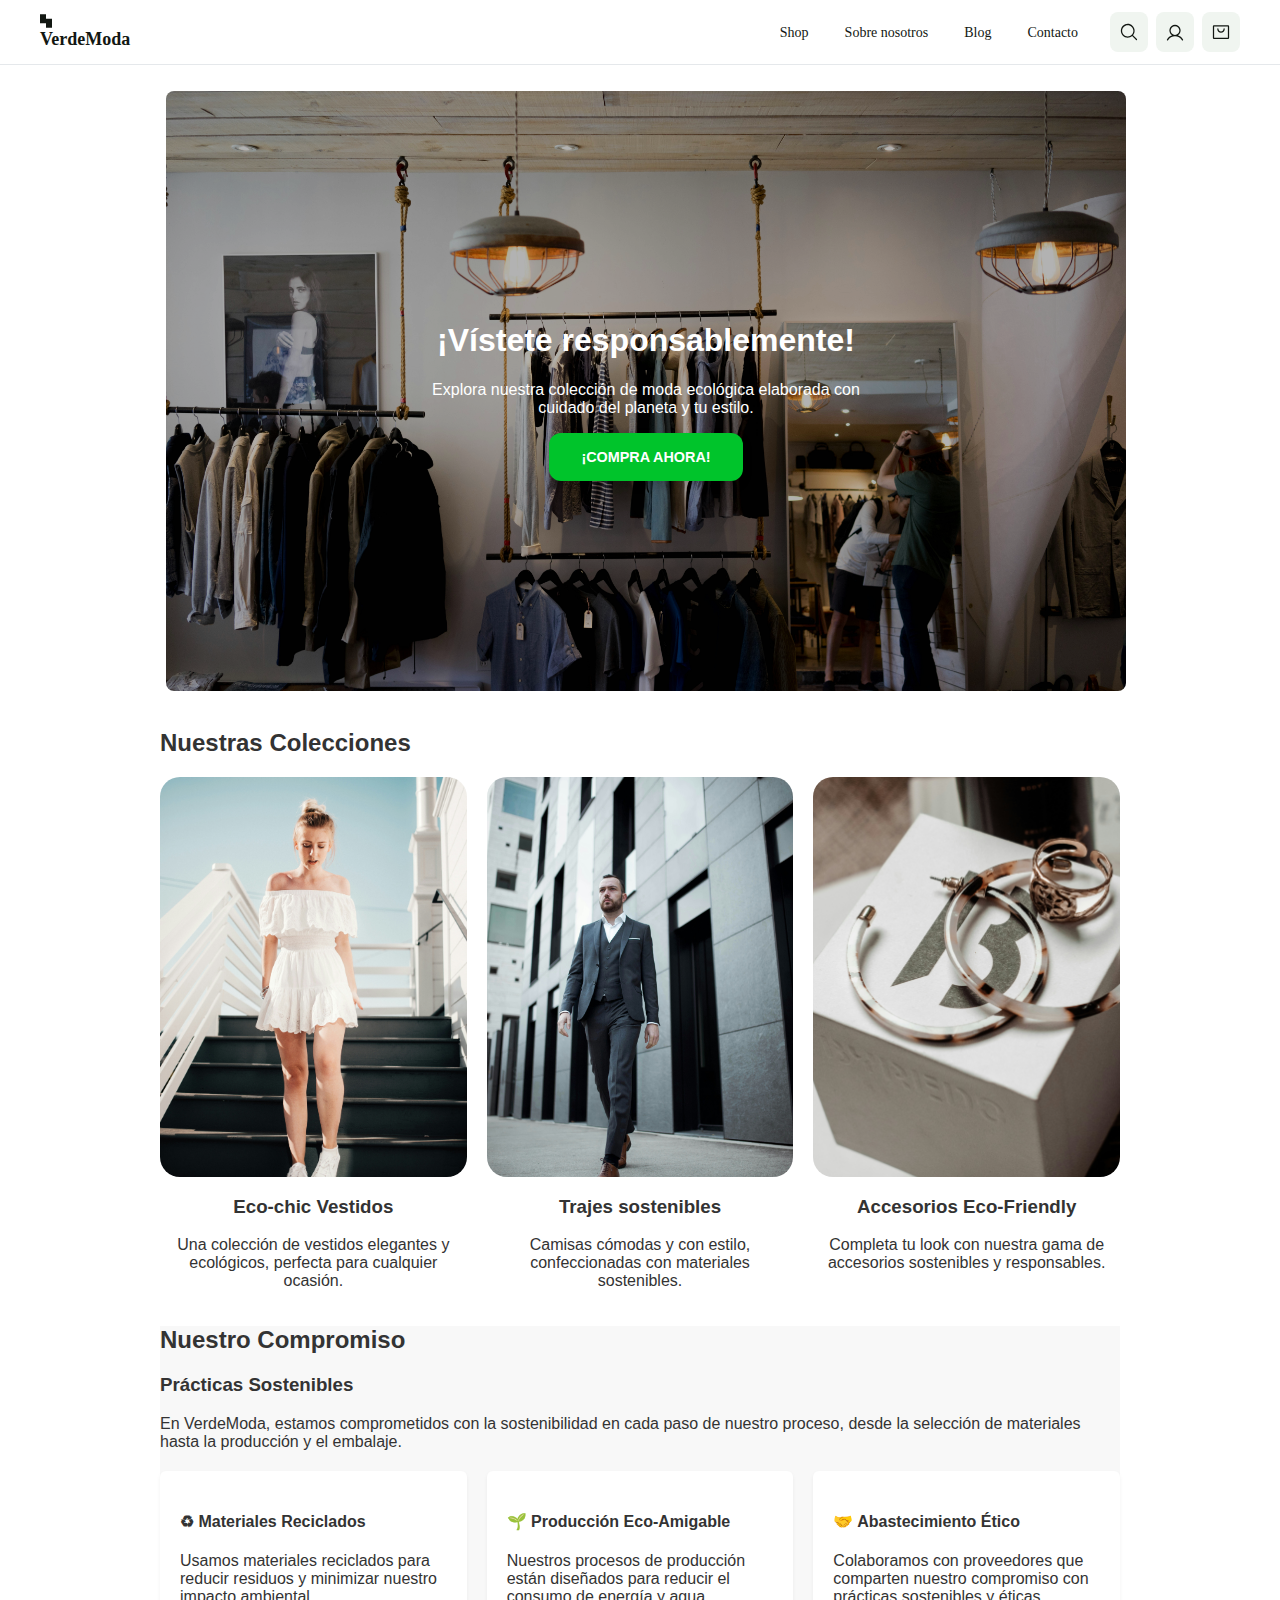
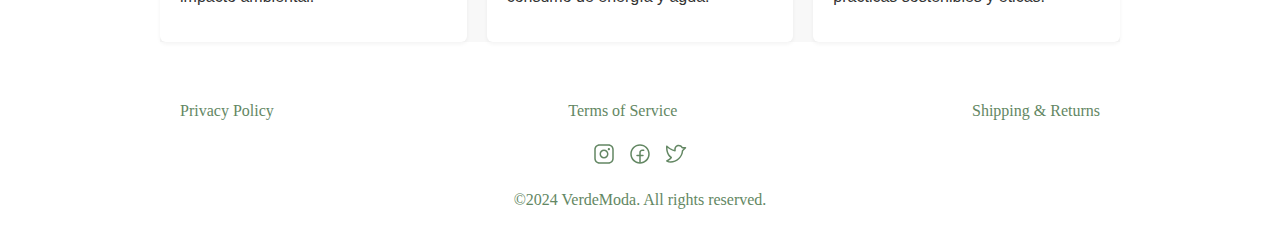
<file: index.html>
<!DOCTYPE html>
<html lang="es">
  <head>
    <meta charset="UTF-8" />
    <title>VerdeModa</title>
    <meta name="viewport" content="width=device-width, initial-scale=1" />
    <link rel="stylesheet" href="styles/style.css" />
  </head>
  <body>
    <header>
      <div class="header-brand">
        <img src="./img/Logo.svg" alt="VerdeModa Logo" />
        <strong><a class="logo-text" href="index.html" aria-current="page">VerdeModa</a></strong>
      </div>
      <nav class="header-nav">
        <div class="pages-container">
          <a href="tienda.html">Shop</a>
          <a href="sobre-nosotros.html">Sobre nosotros</a>
          <a href="blog.html">Blog</a>
          <a href="contacto.html">Contacto</a>
        </div>
        <div class="icons-container">
          <a href="#" class="icon" aria-label="Buscar">
            <img src="./img/search.svg" alt="Buscar" />
          </a>
          <a href="#" class="icon" aria-label="Cuenta de usuario">
            <img src="./img/user.svg" alt="Usuario" />
          </a>
          <a href="#" class="icon" aria-label="Carrito de compras">
            <img src="./img/shopping-cart.svg" alt="Carrito" />
          </a>
        </div>
      </nav>
    </header>
    <main>
      <section class="hero">
        <img src="img/Herosection.jpg" alt="Moda sostenible y ecológica" />
        <div class="hero-text">
          <h1>¡Vístete responsablemente!</h1>
          <p>
            Explora nuestra colección de moda ecológica elaborada con cuidado
            del planeta y tu estilo.
          </p>
          <a href="tienda.html" class="btn">¡COMPRA AHORA!</a>
        </div>
      </section>
      <section class="collections-section">
        <h2>Nuestras Colecciones</h2>
        <div class="collections-grid">
          <article class="collection-item">
            <a href="coleccion-eco-chic.html">
              <img src="img/Coleccion1.jpg" alt="Colección Eco-Chic" />
            </a>
            <h3>Eco-chic Vestidos</h3>
            <p>
              Una colección de vestidos elegantes y ecológicos, perfecta para
              cualquier ocasión.
            </p>
          </article>
          <article class="collection-item">
            <a href="coleccion-estilo-sostenible.html">
              <img src="img/Coleccion2.jpg" alt="Colección Estilo Sostenible" />
            </a>
            <h3>Trajes sostenibles</h3>
            <p>
              Camisas cómodas y con estilo, confeccionadas con materiales
              sostenibles.
            </p>
          </article>
          <article class="collection-item">
            <a href="coleccion-accesorios.html">
              <img src="img/Coleccion3.jpg" alt="Accesorios Ecológicos" />
            </a>
            <h3>Accesorios Eco-Friendly</h3>
            <p>
              Completa tu look con nuestra gama de accesorios sostenibles y
              responsables.
            </p>
          </article>
        </div>
      </section>
      <section class="commitment-section" id="sustainability">
        <h2>Nuestro Compromiso</h2>
        <h3>Prácticas Sostenibles</h3>
        <p>
          En VerdeModa, estamos comprometidos con la sostenibilidad en cada paso
          de nuestro proceso, desde la selección de materiales hasta la
          producción y el embalaje.
        </p>
        <div class="practices-grid">
          <article class="practice-box">
            <h4>♻ Materiales Reciclados</h4>
            <p>
              Usamos materiales reciclados para reducir residuos y minimizar
              nuestro impacto ambiental.
            </p>
          </article>
          <article class="practice-box">
            <h4>🌱 Producción Eco-Amigable</h4>
            <p>
              Nuestros procesos de producción están diseñados para reducir el
              consumo de energía y agua.
            </p>
          </article>
          <article class="practice-box">
            <h4>🤝 Abastecimiento Ético</h4>
            <p>
              Colaboramos con proveedores que comparten nuestro compromiso con
              prácticas sostenibles y éticas.
            </p>
          </article>
        </div>
      </section>
    </main>
    <footer>
      <div class="footer-container">
        <nav class="footer-nav">
          <a href="#privacy">Privacy Policy</a>
          <a href="#terms">Terms of Service</a>
          <a href="#returns">Shipping & Returns</a>
        </nav>
        <div class="social-container">
          <a href="#" aria-label="Instagram">
            <img src="./img/instagram.svg" alt="Instagram" />
          </a>
          <a href="#" aria-label="Facebook">
            <img src="./img/facebook.svg" alt="Facebook" />
          </a>
          <a href="#" aria-label="Twitter">
            <img src="./img/twitter.svg" alt="Twitter" />
          </a>
        </div>
        <div class="rights-container">
          <small>©2024 VerdeModa. All rights reserved.</small>
        </div>
      </div>
    </footer>
  </body>
</html>
</file>
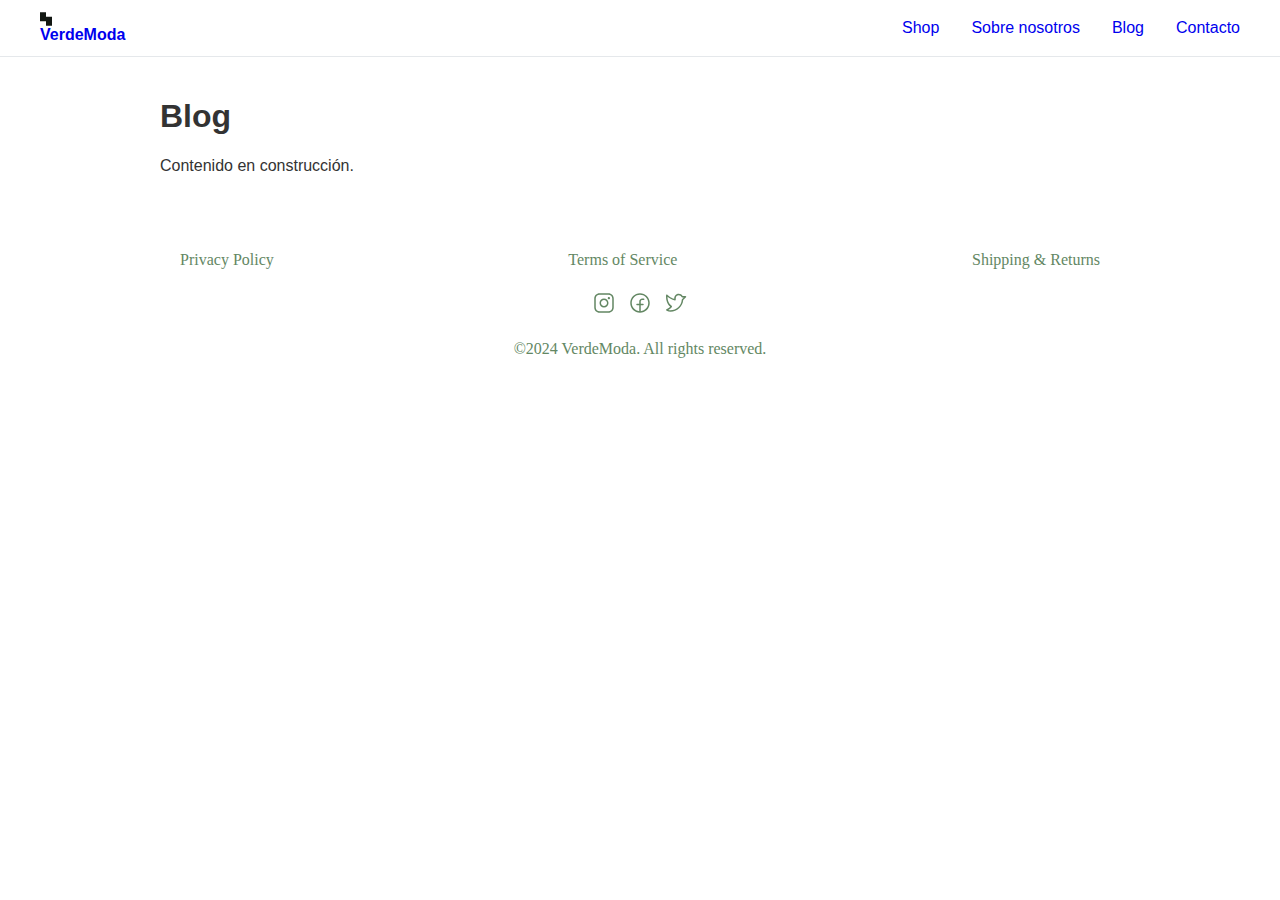
<file: blog.html>
<!DOCTYPE html>
<html lang="es">
  <head>
    <meta charset="UTF-8" />
    <title>Blog - VerdeModa</title>
    <meta name="viewport" content="width=device-width, initial-scale=1" />
    <link rel="stylesheet" href="styles/style.css" />
  </head>
  <body>
    <header>
      <div class="header-brand">
        <img src="./img/Logo.svg" alt="VerdeModa Logo" />
        <strong><a href="index.html">VerdeModa</a></strong>
      </div>
      <nav class="header-nav">
        <a href="tienda.html">Shop</a>
        <a href="sobre-nosotros.html">Sobre nosotros</a>
        <a href="blog.html" aria-current="page">Blog</a>
        <a href="contacto.html">Contacto</a>
      </nav>
    </header>
    <main>
      <section class="blog-section">
        <h1>Blog</h1>
        <p>Contenido en construcción.</p>
      </section>
    </main>
    <footer>
      <div class="footer-container">
        <nav class="footer-nav">
          <a href="#privacy">Privacy Policy</a>
          <a href="#terms">Terms of Service</a>
          <a href="#returns">Shipping & Returns</a>
        </nav>
        <div class="social-container">
          <a href="#" aria-label="Instagram">
            <img src="./img/instagram.svg" alt="Instagram" />
          </a>
          <a href="#" aria-label="Facebook">
            <img src="./img/facebook.svg" alt="Facebook" />
          </a>
          <a href="#" aria-label="Twitter">
            <img src="./img/twitter.svg" alt="Twitter" />
          </a>
        </div>
        <div class="rights-container">
          <small>©2024 VerdeModa. All rights reserved.</small>
        </div>
      </div>
    </footer>
  </body>
</html>
</file>
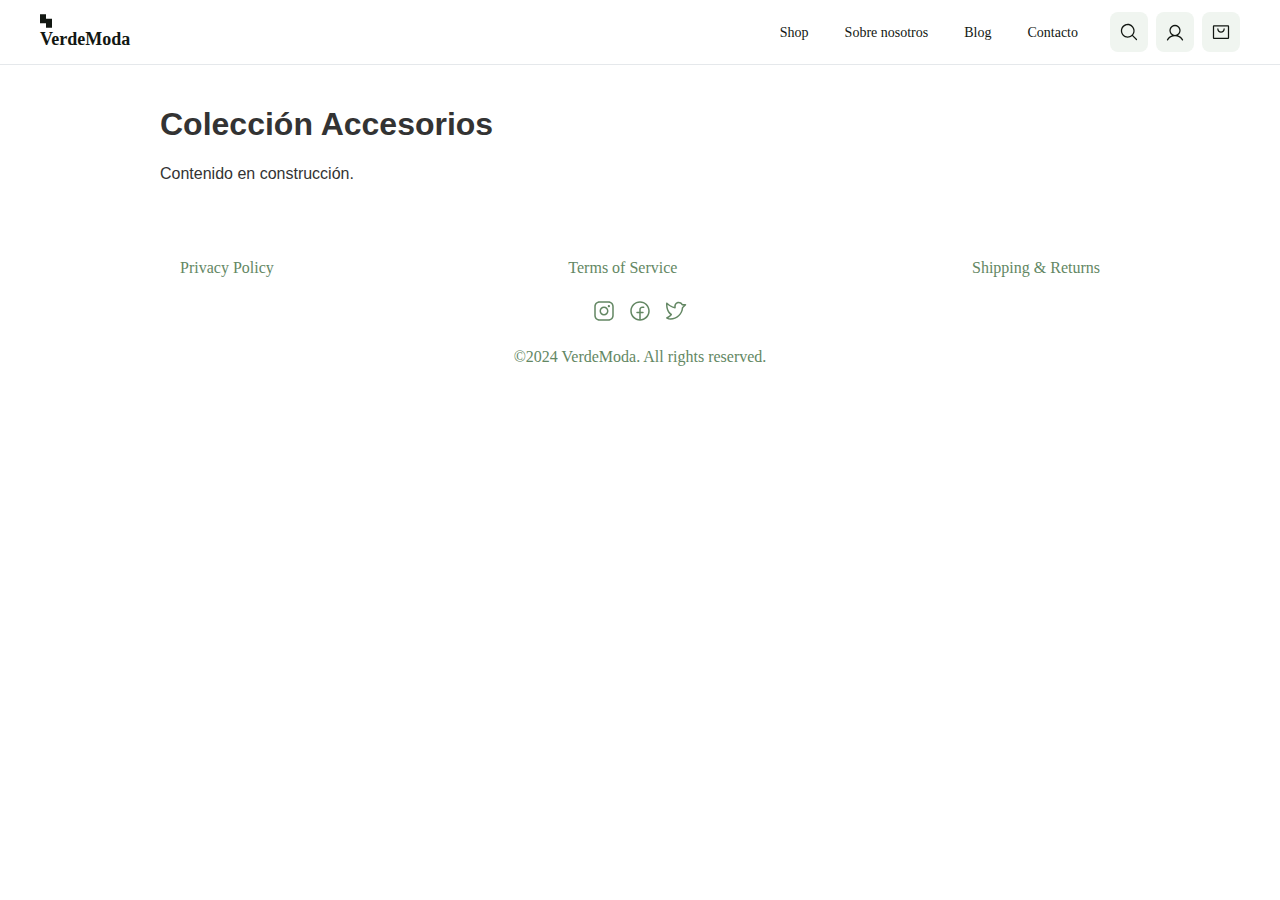
<file: coleccion-accesorios.html>
<!DOCTYPE html>
<html lang="es">
  <head>
    <meta charset="UTF-8" />
    <title>Colección Accesorios - VerdeModa</title>
    <meta name="viewport" content="width=device-width, initial-scale=1" />
    <link rel="stylesheet" href="styles/style.css" />
  </head>
  <body>
    <header>
      <div class="header-brand">
        <img src="./img/Logo.svg" alt="VerdeModa Logo" />
        <strong><a class="logo-text" href="index.html">VerdeModa</a></strong>
      </div>
      <nav class="header-nav">
        <div class="pages-container">
          <a href="tienda.html">Shop</a>
          <a href="sobre-nosotros.html">Sobre nosotros</a>
          <a href="blog.html">Blog</a>
          <a href="contacto.html">Contacto</a>
        </div>
        <div class="icons-container">
          <a href="#" class="icon" aria-label="Buscar">
            <img src="./img/search.svg" alt="Buscar" />
          </a>
          <a href="#" class="icon" aria-label="Cuenta de usuario">
            <img src="./img/user.svg" alt="Usuario" />
          </a>
          <a href="#" class="icon" aria-label="Carrito de compras">
            <img src="./img/shopping-cart.svg" alt="Carrito" />
          </a>
        </div>
      </nav>
    </header>
    <main>
      <section class="collection-section">
        <h1>Colección Accesorios</h1>
        <p>Contenido en construcción.</p>
      </section>
    </main>
    <footer>
      <div class="footer-container">
        <nav class="footer-nav">
          <a href="#privacy">Privacy Policy</a>
          <a href="#terms">Terms of Service</a>
          <a href="#returns">Shipping & Returns</a>
        </nav>
        <div class="social-container">
          <a href="#" aria-label="Instagram">
            <img src="./img/instagram.svg" alt="Instagram" />
          </a>
          <a href="#" aria-label="Facebook">
            <img src="./img/facebook.svg" alt="Facebook" />
          </a>
          <a href="#" aria-label="Twitter">
            <img src="./img/twitter.svg" alt="Twitter" />
          </a>
        </div>
        <div class="rights-container">
          <small>©2024 VerdeModa. All rights reserved.</small>
        </div>
      </div>
    </footer>
  </body>
</html>
</file>
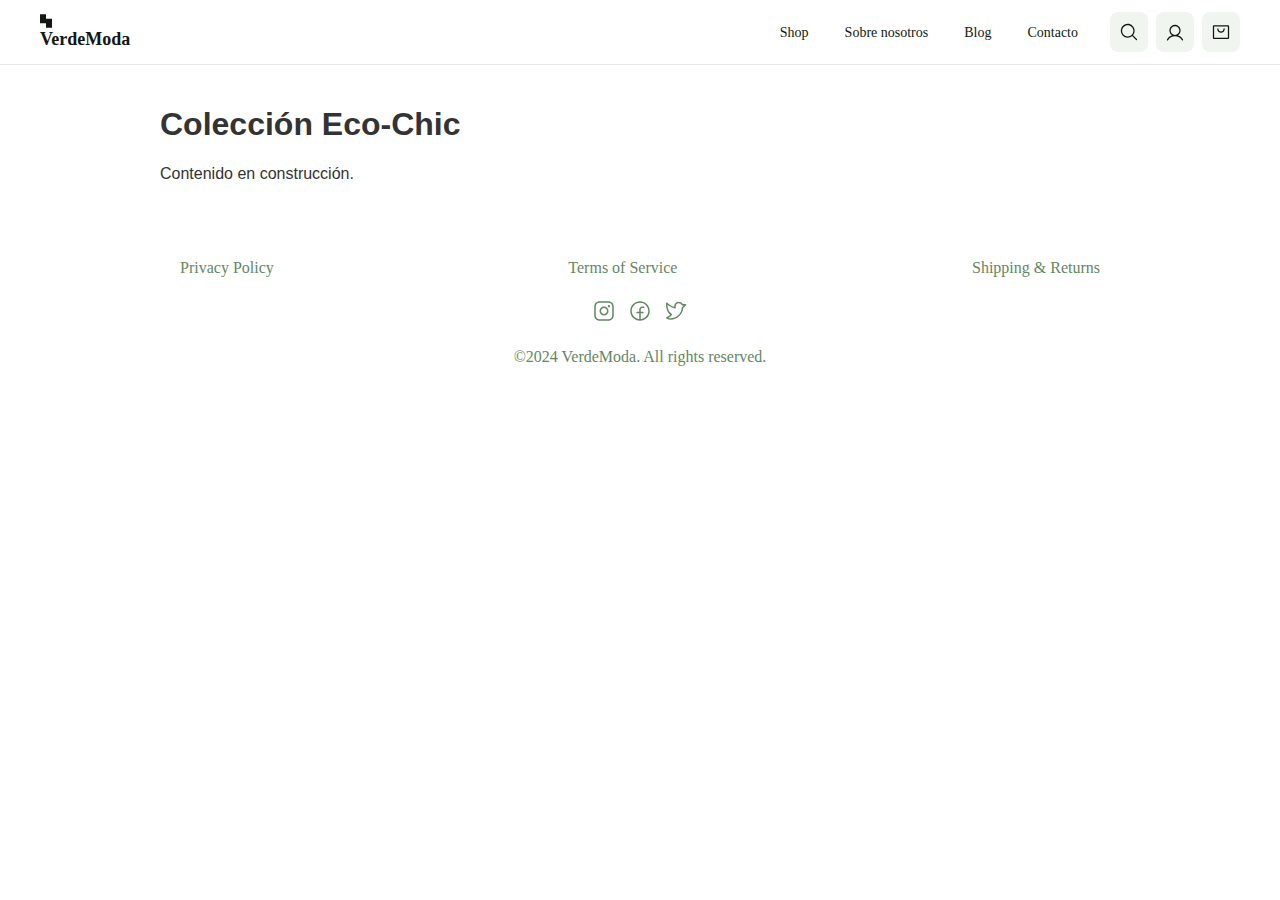
<file: coleccion-eco-chic.html>
<!DOCTYPE html>
<html lang="es">
  <head>
    <meta charset="UTF-8" />
    <title>Colección Eco-Chic - VerdeModa</title>
    <meta name="viewport" content="width=device-width, initial-scale=1" />
    <link rel="stylesheet" href="styles/style.css" />
  </head>
  <body>
    <header>
      <div class="header-brand">
        <img src="./img/Logo.svg" alt="VerdeModa Logo" />
        <strong><a class="logo-text" href="index.html">VerdeModa</a></strong>
      </div>
      <nav class="header-nav">
        <div class="pages-container">
          <a href="tienda.html">Shop</a>
          <a href="sobre-nosotros.html">Sobre nosotros</a>
          <a href="blog.html">Blog</a>
          <a href="contacto.html">Contacto</a>
        </div>
        <div class="icons-container">
          <a href="#" class="icon" aria-label="Buscar">
            <img src="./img/search.svg" alt="Buscar" />
          </a>
          <a href="#" class="icon" aria-label="Cuenta de usuario">
            <img src="./img/user.svg" alt="Usuario" />
          </a>
          <a href="#" class="icon" aria-label="Carrito de compras">
            <img src="./img/shopping-cart.svg" alt="Carrito" />
          </a>
        </div>
      </nav>
    </header>
    <main>
      <section class="collection-section">
        <h1>Colección Eco-Chic</h1>
        <p>Contenido en construcción.</p>
      </section>
    </main>
    <footer>
      <div class="footer-container">
        <nav class="footer-nav">
          <a href="#privacy">Privacy Policy</a>
          <a href="#terms">Terms of Service</a>
          <a href="#returns">Shipping & Returns</a>
        </nav>
        <div class="social-container">
          <a href="#" aria-label="Instagram">
            <img src="./img/instagram.svg" alt="Instagram" />
          </a>
          <a href="#" aria-label="Facebook">
            <img src="./img/facebook.svg" alt="Facebook" />
          </a>
          <a href="#" aria-label="Twitter">
            <img src="./img/twitter.svg" alt="Twitter" />
          </a>
        </div>
        <div class="rights-container">
          <small>©2024 VerdeModa. All rights reserved.</small>
        </div>
      </div>
    </footer>
  </body>
</html>
</file>
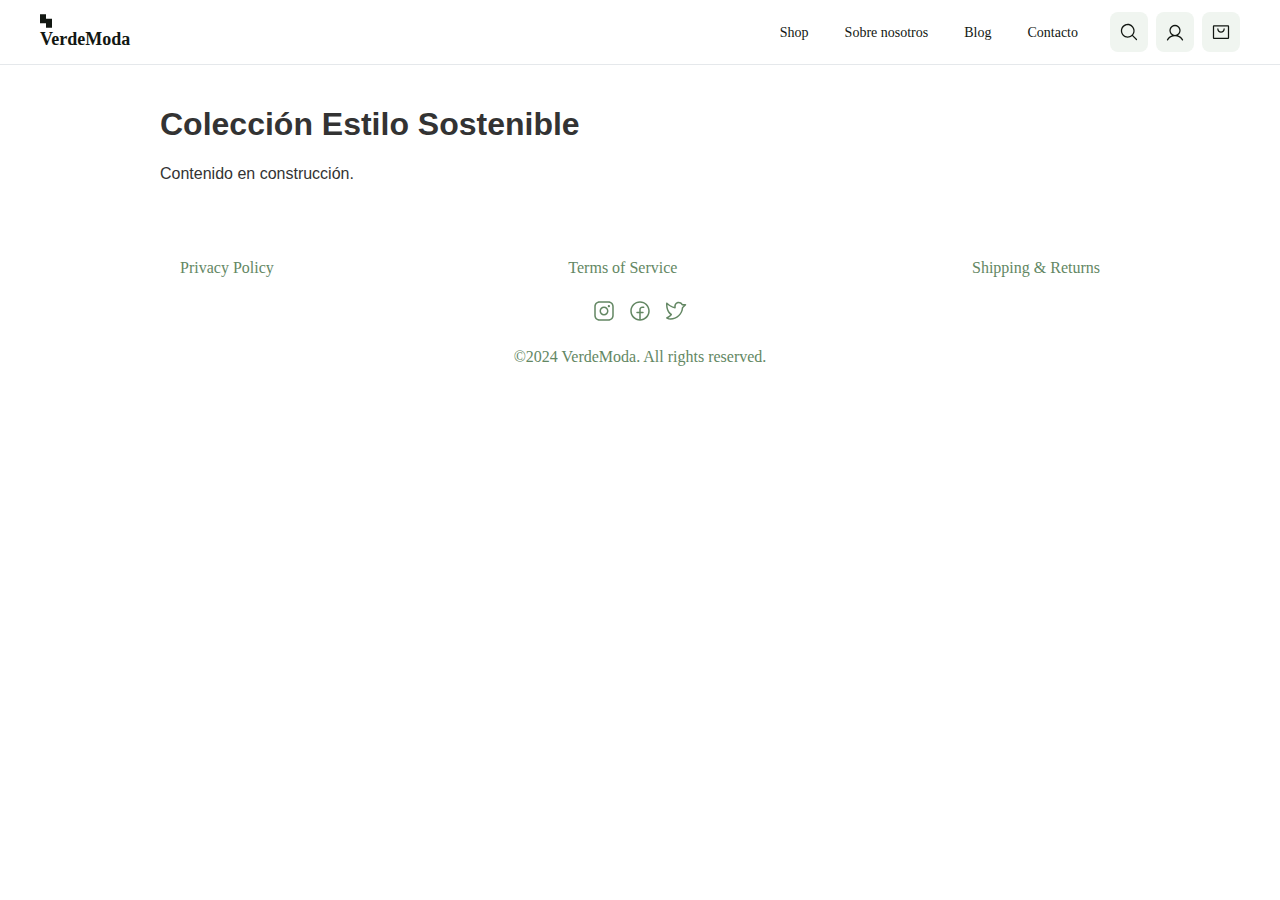
<file: coleccion-estilo-sostenible.html>
<!DOCTYPE html>
<html lang="es">
  <head>
    <meta charset="UTF-8" />
    <title>Colección Estilo Sostenible - VerdeModa</title>
    <meta name="viewport" content="width=device-width, initial-scale=1" />
    <link rel="stylesheet" href="styles/style.css" />
  </head>
  <body>
    <header>
      <div class="header-brand">
        <img src="./img/Logo.svg" alt="VerdeModa Logo" />
        <strong><a class="logo-text" href="index.html">VerdeModa</a></strong>
      </div>
      <nav class="header-nav">
        <div class="pages-container">
          <a href="tienda.html">Shop</a>
          <a href="sobre-nosotros.html">Sobre nosotros</a>
          <a href="blog.html">Blog</a>
          <a href="contacto.html">Contacto</a>
        </div>
        <div class="icons-container">
          <a href="#" class="icon" aria-label="Buscar">
            <img src="./img/search.svg" alt="Buscar" />
          </a>
          <a href="#" class="icon" aria-label="Cuenta de usuario">
            <img src="./img/user.svg" alt="Usuario" />
          </a>
          <a href="#" class="icon" aria-label="Carrito de compras">
            <img src="./img/shopping-cart.svg" alt="Carrito" />
          </a>
        </div>
      </nav>
    </header>
    <main>
      <section class="collection-section">
        <h1>Colección Estilo Sostenible</h1>
        <p>Contenido en construcción.</p>
      </section>
    </main>
    <footer>
      <div class="footer-container">
        <nav class="footer-nav">
          <a href="#privacy">Privacy Policy</a>
          <a href="#terms">Terms of Service</a>
          <a href="#returns">Shipping & Returns</a>
        </nav>
        <div class="social-container">
          <a href="#" aria-label="Instagram">
            <img src="./img/instagram.svg" alt="Instagram" />
          </a>
          <a href="#" aria-label="Facebook">
            <img src="./img/facebook.svg" alt="Facebook" />
          </a>
          <a href="#" aria-label="Twitter">
            <img src="./img/twitter.svg" alt="Twitter" />
          </a>
        </div>
        <div class="rights-container">
          <small>©2024 VerdeModa. All rights reserved.</small>
        </div>
      </div>
    </footer>
  </body>
</html>
</file>
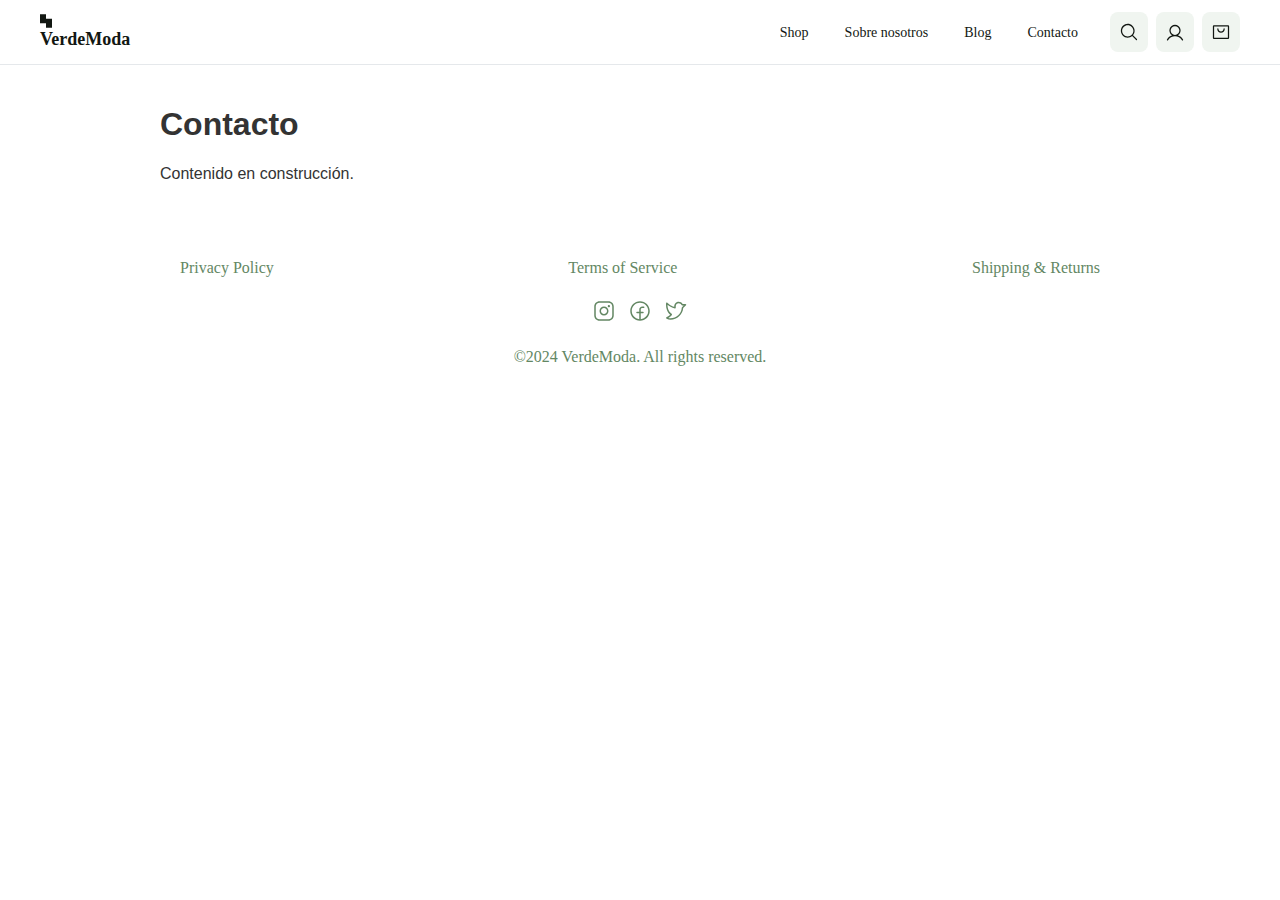
<file: contacto.html>
<!DOCTYPE html>
<html lang="es">
  <head>
    <meta charset="UTF-8" />
    <title>Contacto - VerdeModa</title>
    <meta name="viewport" content="width=device-width, initial-scale=1" />
    <link rel="stylesheet" href="styles/style.css" />
  </head>
  <body>
    <header>
      <div class="header-brand">
        <img src="./img/Logo.svg" alt="VerdeModa Logo" />
        <strong><a class="logo-text" href="index.html">VerdeModa</a></strong>
      </div>
      <nav class="header-nav">
        <div class="pages-container">
          <a href="tienda.html">Shop</a>
          <a href="sobre-nosotros.html">Sobre nosotros</a>
          <a href="blog.html">Blog</a>
          <a href="contacto.html" aria-current="page">Contacto</a>
        </div>
        <div class="icons-container">
          <a href="#" class="icon" aria-label="Buscar">
            <img src="./img/search.svg" alt="Buscar" />
          </a>
          <a href="#" class="icon" aria-label="Cuenta de usuario">
            <img src="./img/user.svg" alt="Usuario" />
          </a>
          <a href="#" class="icon" aria-label="Carrito de compras">
            <img src="./img/shopping-cart.svg" alt="Carrito" />
          </a>
        </div>
      </nav>
    </header>
    <main>
      <section class="contact-section">
        <h1>Contacto</h1>
        <p>Contenido en construcción.</p>
      </section>
    </main>
    <footer>
      <div class="footer-container">
        <nav class="footer-nav">
          <a href="#privacy">Privacy Policy</a>
          <a href="#terms">Terms of Service</a>
          <a href="#returns">Shipping & Returns</a>
        </nav>
        <div class="social-container">
          <a href="#" aria-label="Instagram">
            <img src="./img/instagram.svg" alt="Instagram" />
          </a>
          <a href="#" aria-label="Facebook">
            <img src="./img/facebook.svg" alt="Facebook" />
          </a>
          <a href="#" aria-label="Twitter">
            <img src="./img/twitter.svg" alt="Twitter" />
          </a>
        </div>
        <div class="rights-container">
          <small>©2024 VerdeModa. All rights reserved.</small>
        </div>
      </div>
    </footer>
  </body>
</html>
</file>
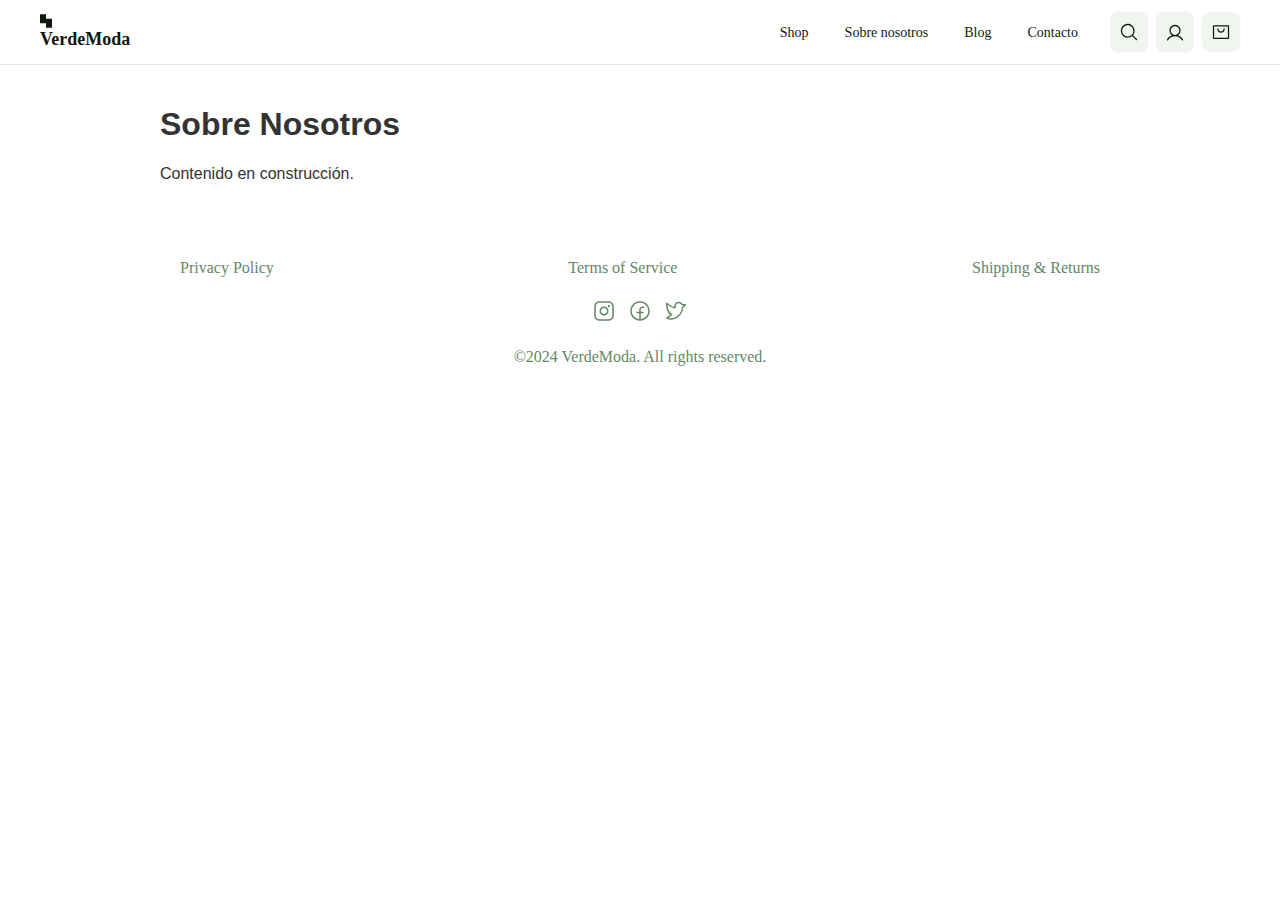
<file: sobre-nosotros.html>
<!DOCTYPE html>
<html lang="es">
  <head>
    <meta charset="UTF-8" />
    <title>Sobre Nosotros - VerdeModa</title>
    <meta name="viewport" content="width=device-width, initial-scale=1" />
    <link rel="stylesheet" href="styles/style.css" />
  </head>
  <body>
    <header>
      <div class="header-brand">
        <img src="./img/Logo.svg" alt="VerdeModa Logo" />
        <strong><a class="logo-text" href="index.html">VerdeModa</a></strong>
      </div>
      <nav class="header-nav">
        <div class="pages-container">
          <a href="tienda.html">Shop</a>
          <a href="sobre-nosotros.html" aria-current="page">Sobre nosotros</a>
          <a href="blog.html">Blog</a>
          <a href="contacto.html">Contacto</a>
        </div>
        <div class="icons-container">
          <a href="#" class="icon" aria-label="Buscar">
            <img src="./img/search.svg" alt="Buscar" />
          </a>
          <a href="#" class="icon" aria-label="Cuenta de usuario">
            <img src="./img/user.svg" alt="Usuario" />
          </a>
          <a href="#" class="icon" aria-label="Carrito de compras">
            <img src="./img/shopping-cart.svg" alt="Carrito" />
          </a>
        </div>
      </nav>
    </header>
    <main>
      <section class="about-section">
        <h1>Sobre Nosotros</h1>
        <p>Contenido en construcción.</p>
      </section>
    </main>
    <footer>
      <div class="footer-container">
        <nav class="footer-nav">
          <a href="#privacy">Privacy Policy</a>
          <a href="#terms">Terms of Service</a>
          <a href="#returns">Shipping & Returns</a>
        </nav>
        <div class="social-container">
          <a href="#" aria-label="Instagram">
            <img src="./img/instagram.svg" alt="Instagram" />
          </a>
          <a href="#" aria-label="Facebook">
            <img src="./img/facebook.svg" alt="Facebook" />
          </a>
          <a href="#" aria-label="Twitter">
            <img src="./img/twitter.svg" alt="Twitter" />
          </a>
        </div>
        <div class="rights-container">
          <small>©2024 VerdeModa. All rights reserved.</small>
        </div>
      </div>
    </footer>
  </body>
</html>
</file>
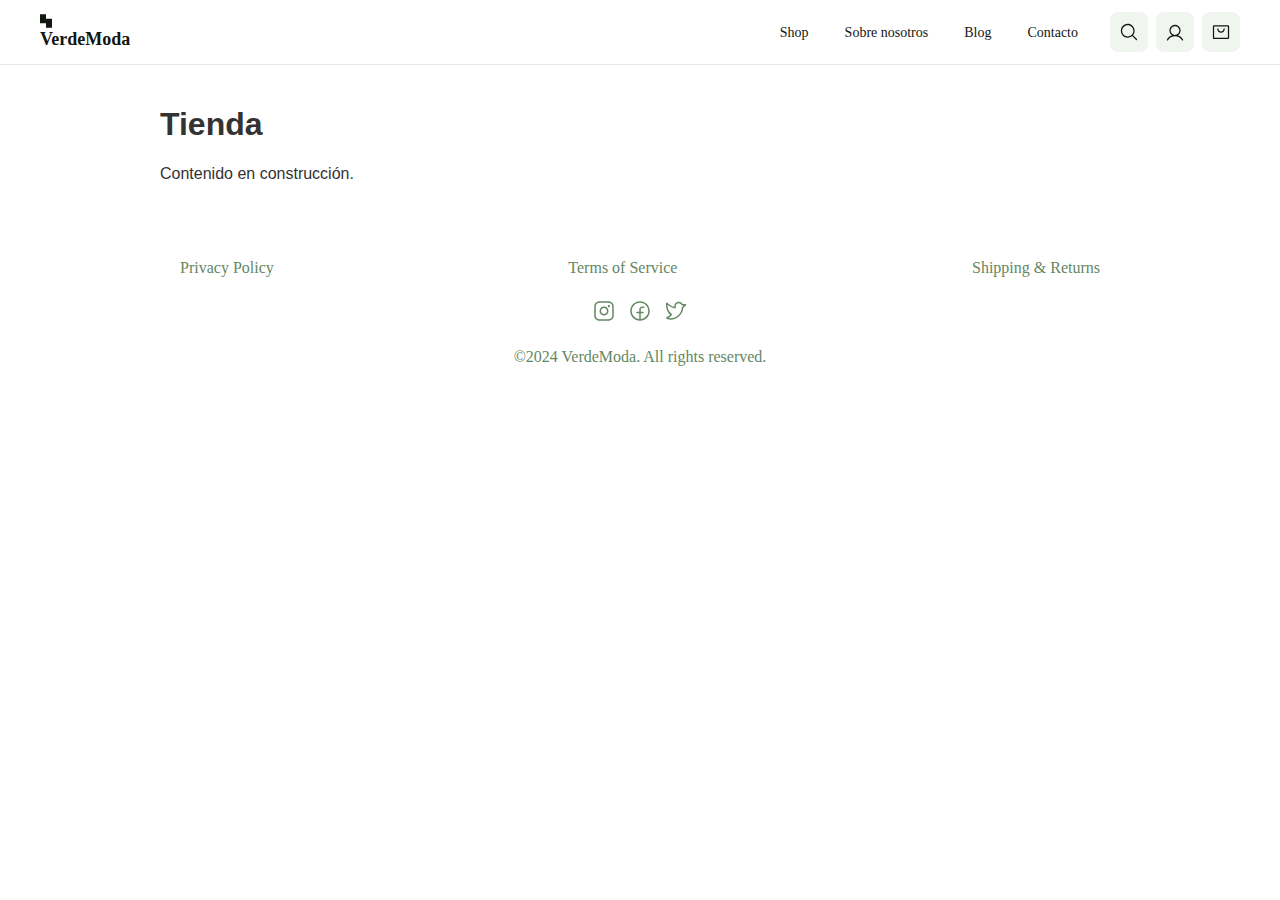
<file: tienda.html>
<!DOCTYPE html>
<html lang="es">
  <head>
    <meta charset="UTF-8" />
    <title>Tienda - VerdeModa</title>
    <meta name="viewport" content="width=device-width, initial-scale=1" />
    <link rel="stylesheet" href="styles/style.css" />
  </head>
  <body>
    <header>
      <div class="header-brand">
        <img src="./img/Logo.svg" alt="VerdeModa Logo" />
        <strong><a class="logo-text" href="index.html">VerdeModa</a></strong>
      </div>
      <nav class="header-nav">
        <div class="pages-container">
          <a href="tienda.html" aria-current="page">Shop</a>
          <a href="sobre-nosotros.html">Sobre nosotros</a>
          <a href="blog.html">Blog</a>
          <a href="contacto.html">Contacto</a>
        </div>
        <div class="icons-container">
          <a href="#" class="icon" aria-label="Buscar">
            <img src="./img/search.svg" alt="Buscar" />
          </a>
          <a href="#" class="icon" aria-label="Cuenta de usuario">
            <img src="./img/user.svg" alt="Usuario" />
          </a>
          <a href="#" class="icon" aria-label="Carrito de compras">
            <img src="./img/shopping-cart.svg" alt="Carrito" />
          </a>
        </div>
      </nav>
    </header>
    <main>
      <section class="shop-section">
        <h1>Tienda</h1>
        <p>Contenido en construcción.</p>
      </section>
    </main>
    <footer>
      <div class="footer-container">
        <nav class="footer-nav">
          <a href="#privacy">Privacy Policy</a>
          <a href="#terms">Terms of Service</a>
          <a href="#returns">Shipping & Returns</a>
        </nav>
        <div class="social-container">
          <a href="#" aria-label="Instagram">
            <img src="./img/instagram.svg" alt="Instagram" />
          </a>
          <a href="#" aria-label="Facebook">
            <img src="./img/facebook.svg" alt="Facebook" />
          </a>
          <a href="#" aria-label="Twitter">
            <img src="./img/twitter.svg" alt="Twitter" />
          </a>
        </div>
        <div class="rights-container">
          <small>©2024 VerdeModa. All rights reserved.</small>
        </div>
      </div>
    </footer>
  </body>
</html>
</file>
<file: styles/style.css>
a {
  text-decoration: none;
}

/* Estilos generales para imágenes responsivas */
img {
  max-width: 100%;
  height: auto;
  display: block;
}

body {
  margin: 0;
  font-family: Arial, sans-serif;
  color: #333;
}

header {
  display: flex;
  padding: 0.75rem 2.5rem;
  justify-content: space-between;
  align-items: center;
  align-self: stretch;
  border-bottom: 1px solid #E5E8EB;
}


.logo {
  display: flex;
  align-items: center;
  gap: 1rem;
}

.logo-text {

  color: #121712;
  font-feature-settings: 'dlig' on;
  font-family: "Plus Jakarta Sans";
  font-size: 1.125rem;
  font-style: normal;
  font-weight: 700;
  line-height: 1.4375rem;
  /* 127.778% */
}

nav {
  display: flex;
  justify-content: flex-end;
  align-items: flex-start;
  gap: 2rem;
  flex: 1 0 0;
}

.pages-container {
  display: flex;
  height: 2.5rem;
  align-items: center;
  gap: 2.25rem;
}

.pages-container a {

  color: #121712;
  font-feature-settings: 'dlig' on;
  font-family: "Plus Jakarta Sans";
  font-size: 0.875rem;
  font-style: normal;
  font-weight: 500;
  line-height: 1.3125rem;
  /* 150% */
}

.icons-container {
  display: flex;
  align-items: flex-start;
  gap: 0.5rem;
}

.icon {
  display: flex;
  height: 2.5rem;
  max-width: 30rem;
  padding: 0rem 0.625rem;
  justify-content: center;
  align-items: center;
  gap: 0.5rem;
  border-radius: 0.5rem;
  background: #F0F5F0;
}


main {
  padding: 20px;
}

@media (min-width: 768px) {
  main {
    padding: 20px 40px;
  }
}

@media (min-width: 1024px) {
  main {
    padding: 20px 80px;
  }
}

@media (min-width: 1200px) {
  main {
    padding: 20px 160px;
  }
}

.hero {
  position: relative;
  width: 100%;
  height: 400px;
  overflow: hidden;
  padding: 6px;
  margin-bottom: 2rem;
}

@media (min-width: 768px) {
  .hero {
    height: 500px;
  }
}

@media (min-width: 1024px) {
  .hero {
    height: 600px;
  }
}

.hero::before {
  content: "";
  position: absolute;
  top: 0;
  left: 0;
  width: 100%;
  height: 100%;
  z-index: 1;
}

.hero img {
  width: 100%;
  height: 100%;
  object-fit: cover;
  position: relative;
  z-index: 0;
  filter: brightness(0.7);
  border-radius: 8px;
}

.hero-text {
  position: absolute;
  top: 50%;
  left: 50%;
  transform: translate(-50%, -50%);
  color: white;
  text-align: center;
  z-index: 2;
  padding: 20px;
  border-radius: 10px;
}

.btn {
  background-color: #00c42b;
  color: white;
  padding: 16px 32px;
  font-size: 0.9rem;
  font-weight: bold;
  border: none;
  border-radius: 12px;
  text-decoration: none;
  display: inline-block;
  transition: background-color 0.3s ease, transform 0.2s ease;
  box-shadow: 0 4px 10px rgba(0, 0, 0, 0.2);
}

.btn:hover {
  background-color: #00a824;
  transform: translateY(-2px);
}

.section {
  padding: 40px;
}

.collections-grid {
  display: flex;
  gap: 20px;
  justify-content: space-between;
  flex-wrap: wrap;
}

.collection-item {
  flex: 1;
  min-width: 280px;
  max-width: 600px;
  text-align: center;
}

.collection-item img {
  width: 100%;
  height: 250px;
  object-fit: cover;
  border-radius: 20px;
}

@media (min-width: 768px) {
  .collection-item img {
    height: 350px;
  }
}

@media (min-width: 1024px) {
  .collection-item img {
    height: 400px;
  }
}

.commitment-section {
  background: #f8f8f8;
}

.practices-grid {
  display: flex;
  gap: 20px;
  justify-content: space-between;
  flex-wrap: wrap;
  margin-top: 20px;
}

.practice-box {
  flex: 1;
  min-width: 250px;
  background: white;
  padding: 20px;
  border-radius: 6px;
  box-shadow: 0 2px 4px rgba(0, 0, 0, 0.05);
}

/* footer {
  display: flex;
  max-width: 60rem;
  flex-direction: column;
  align-items: flex-start;
  flex: 1 0 0;
} */
footer {
  padding: 0 20px;
}

@media (min-width: 768px) {
  footer {
    padding: 0 40px;
  }
}

@media (min-width: 1024px) {
  footer {
    padding: 0 80px;
  }
}

@media (min-width: 1200px) {
  footer {
    padding: 0 160px;
  }
}

.footer-container {
  display: flex;
  padding: 2.5rem 1.25rem;
  flex-direction: column;
  align-items: flex-start;
  gap: 1.5rem;
  flex: 1 0 0;
  align-self: stretch;
}

.footer-container nav {
  display: flex;
  justify-content: space-between;
  align-content: center;
  align-self: stretch;
}


.footer-container nav a {
  color: #638763;


  font-family: "Plus Jakarta Sans";
  font-size: 1rem;


  /* 150% */
}

.social-container {
  display: flex;
  justify-content: center;
  align-items: flex-start;
  align-content: flex-start;
  gap: 1rem;
  align-self: stretch;
  flex-wrap: wrap;
}

.rights-container {
  display: flex;
  flex-direction: column;
  align-items: center;
  align-self: stretch;
}

.rights-container small {
  align-self: stretch;
  color: #638763;
  text-align: center;
  font-feature-settings: 'dlig' on;
  font-family: "Plus Jakarta Sans";
  font-size: 1rem;
  font-style: normal;
  font-weight: 400;
  line-height: 1.5rem;
  /* 150% */
}

/* Estilos responsivos para el header */
@media (max-width: 768px) {
  header {
    padding: 0.75rem 1rem;
    flex-direction: column;
    gap: 1rem;
  }
  
  .header-nav {
    width: 100%;
    justify-content: center;
  }
  
  .pages-container {
    gap: 1rem;
  }
  
  .pages-container a {
    font-size: 0.8rem;
  }
  
  .icons-container {
    gap: 0.25rem;
  }
  
  .icon {
    padding: 0.5rem;
  }
}

/* Estilos responsivos para el grid de colecciones */
@media (max-width: 768px) {
  .collections-grid {
    flex-direction: column;
    gap: 2rem;
  }
  
  .collection-item {
    max-width: 100%;
  }
}

/* Estilos responsivos para las prácticas */
@media (max-width: 768px) {
  .practices-grid {
    flex-direction: column;
    gap: 1rem;
  }
  
  .practice-box {
    min-width: 100%;
  }
}

/* Estilos responsivos para el hero text */
@media (max-width: 768px) {
  .hero-text {
    padding: 1rem;
  }
  
  .hero-text h1 {
    font-size: 1.5rem;
  }
  
  .hero-text p {
    font-size: 0.9rem;
  }
  
  .btn {
    padding: 12px 24px;
    font-size: 0.8rem;
  }
}
</file>
